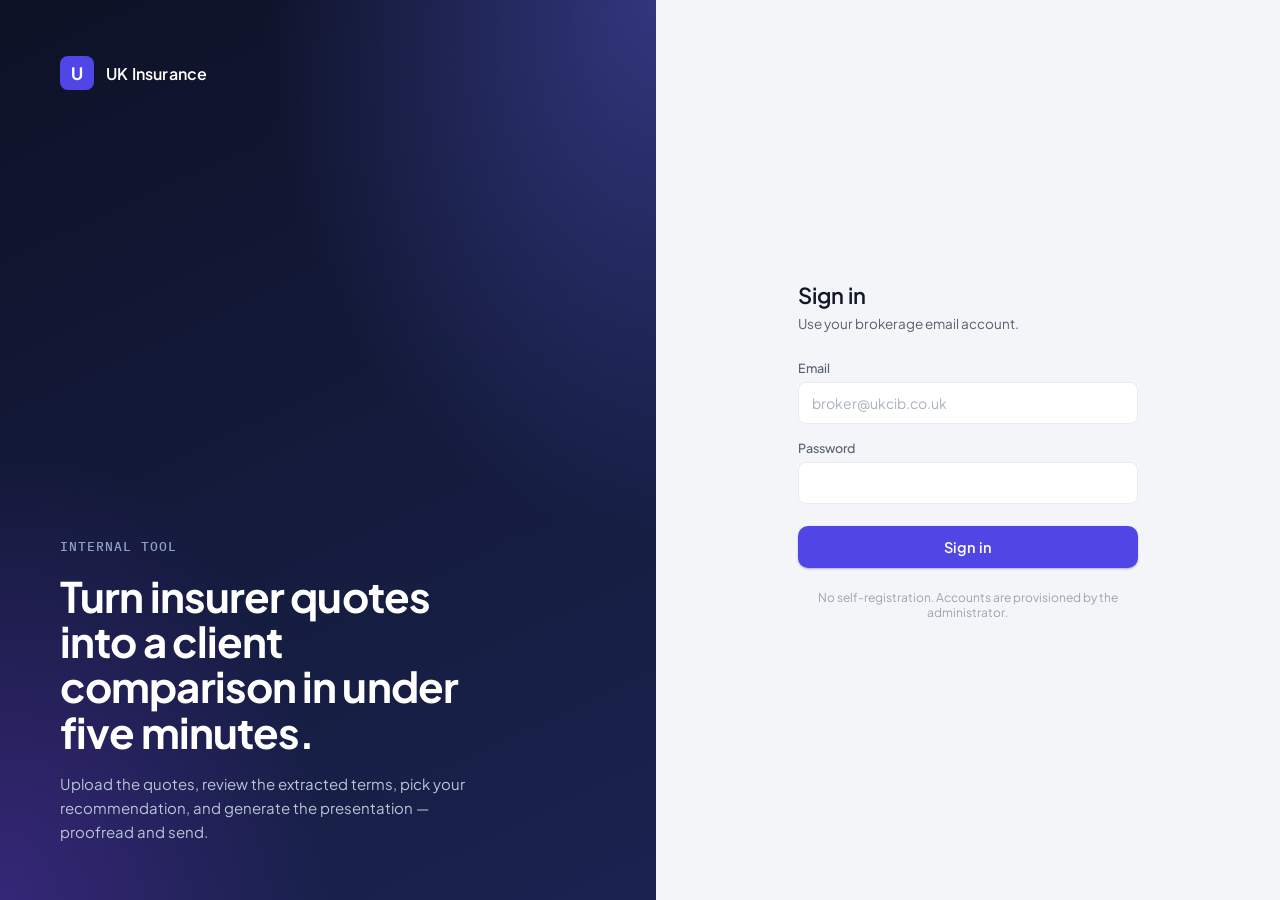
<file: static/index.html>
<!DOCTYPE html>
<html lang="en">
<head>
<meta charset="utf-8">
<meta name="viewport" content="width=device-width, initial-scale=1">
<title>UK Insurance — Quote Comparison Tool</title>
<link rel="preconnect" href="https://fonts.googleapis.com">
<link rel="preconnect" href="https://fonts.gstatic.com" crossorigin>
<link href="https://fonts.googleapis.com/css2?family=Plus+Jakarta+Sans:wght@400;500;600;700;800&family=IBM+Plex+Mono:wght@400;500&display=swap" rel="stylesheet">
<link rel="stylesheet" href="/static/styles.css">
</head>
<body>
<div id="app"></div>
<script src="/static/app.js"></script>
</body>
</html>
</file>
<file: static/styles.css>
/* ── Theme tokens — copied from the approved wireframe ─────────────── */
:root {
  --bg: #f4f5f8;
  --surface: #ffffff;
  --panel: #fafbfc;
  --ink: #0f1729;
  --ink2: #556072;
  --ink3: #9aa4b2;
  --line: #e8ebf0;
  --line2: #f0f2f5;
  --accent: #4f46e5;
  --accent-hover: #4338ca;
  --accent-soft: #eef0fe;
  --ok: #0f9d6b;
  --ok-soft: #e6f6ee;
  --warn: #b45309;
  --warn-soft: #fdf1e3;
  --set: #7c3aed;
  --set-soft: #f3edff;
  --rec: #eef0fe;
  --sh-sm: 0 1px 3px rgba(16,24,40,.05), 0 4px 14px rgba(16,24,40,.04);
  --sh: 0 6px 20px rgba(16,24,40,.07);
  --sh-lg: 0 16px 40px rgba(16,24,40,.12);
}

* { box-sizing: border-box; }
body {
  margin: 0;
  font-family: 'Plus Jakarta Sans', system-ui, sans-serif;
  min-height: 100vh;
  background: var(--bg);
  color: var(--ink);
  -webkit-font-smoothing: antialiased;
}
input, textarea, select, button { font-family: inherit; }
::selection { background: #e0e0fe; }
input::placeholder, textarea::placeholder { color: #aab2bf; }
a { color: var(--accent); text-decoration: none; }
a:hover { text-decoration: underline; }
input:focus, textarea:focus, select:focus { outline: none; }
button { transition: background .16s ease, box-shadow .16s ease, transform .08s ease; }
button:active { transform: translateY(1px); }
input, textarea, select { transition: border-color .16s ease, box-shadow .16s ease; }
@keyframes qcfade { from { opacity: 0; transform: translateY(8px); } to { opacity: 1; transform: none; } }
@keyframes qcspin { to { transform: rotate(360deg); } }

.mono { font-family: 'IBM Plex Mono', monospace; }
.fade { animation: qcfade .25s ease; }

/* ── Buttons ───────────────────────────────────────────────────────── */
.btn { display: inline-flex; align-items: center; justify-content: center; gap: 8px;
  border-radius: 10px; font-weight: 600; font-size: 14px; cursor: pointer; border: none; }
.btn-primary { padding: 11px 20px; background: var(--accent); color: #fff;
  box-shadow: 0 1px 2px rgba(79,70,229,.4); }
.btn-primary:hover { background: var(--accent-hover); }
.btn-secondary { padding: 11px 18px; background: var(--surface); color: var(--ink);
  border: 1px solid var(--line); box-shadow: var(--sh-sm); }
.btn-soft { padding: 8px 14px; background: var(--accent-soft); color: var(--accent);
  border: none; border-radius: 8px; font-weight: 600; font-size: 13px; cursor: pointer; }
.btn[disabled] { cursor: not-allowed; }

/* ── Cards, inputs ─────────────────────────────────────────────────── */
.card { background: var(--surface); border: 1px solid var(--line); border-radius: 14px;
  box-shadow: var(--sh-sm); }
.field-label { display: block; font-size: 12.5px; font-weight: 500; color: var(--ink2);
  margin-bottom: 6px; }
.input { width: 100%; padding: 10px 12px; border: 1px solid var(--line); border-radius: 8px;
  font-size: 14px; color: var(--ink); background: var(--surface); }
.input:focus { border-color: var(--accent); box-shadow: 0 0 0 3px var(--accent-soft); }
.textarea { width: 100%; border: 1px solid var(--line); border-radius: 8px; padding: 10px 12px;
  font-size: 13.5px; color: var(--ink); resize: vertical; line-height: 1.55; }
.textarea:focus { border-color: var(--accent); box-shadow: 0 0 0 3px var(--accent-soft); }

/* ── Login ─────────────────────────────────────────────────────────── */
.login-grid { min-height: 100vh; display: grid; grid-template-columns: 1.05fr 1fr; }
.login-hero {
  background:
    radial-gradient(115% 115% at 100% 0%, rgba(99,102,241,.40), transparent 52%),
    radial-gradient(105% 105% at 0% 100%, rgba(124,58,237,.30), transparent 48%),
    linear-gradient(155deg, #0d1226, #1a2350);
  color: #fff; padding: 56px 60px; display: flex; flex-direction: column;
  justify-content: space-between; }
.logo-mark { border-radius: 8px; background: var(--accent); display: grid;
  place-items: center; font-weight: 700; color: #fff; }

/* ── Topbar ────────────────────────────────────────────────────────── */
.topbar { height: 60px; flex: none; background: rgba(255,255,255,.82);
  backdrop-filter: saturate(180%) blur(12px); -webkit-backdrop-filter: saturate(180%) blur(12px);
  border-bottom: 1px solid var(--line); display: flex; align-items: center;
  justify-content: space-between; padding: 0 24px; position: sticky; top: 0; z-index: 20; }

/* ── Tables ────────────────────────────────────────────────────────── */
.grid-table { border-collapse: collapse; width: 100%; min-width: 720px; }
.grid-table th.colhead-label { text-align: left; padding: 13px 16px; font-size: 11px;
  font-family: 'IBM Plex Mono', monospace; letter-spacing: .5px; text-transform: uppercase;
  color: var(--ink3); background: var(--panel); border-bottom: 1px solid var(--line);
  position: sticky; left: 0; z-index: 2; min-width: 200px; }
.grid-table tbody tr:hover { background: var(--panel); }
.cell-input { border: none; background: transparent; font-size: 13px; color: var(--ink);
  width: 100%; padding: 6px 4px; border-radius: 6px; }
.cell-input:focus { background: #fff; box-shadow: 0 0 0 2px var(--accent); }
.head-input { border: none; background: transparent; font-size: 14px; font-weight: 600;
  width: 100%; min-width: 0; padding: 2px 0; }
.head-input:focus { background: #fff; box-shadow: 0 0 0 2px var(--accent);
  border-radius: 5px; padding: 2px 5px; }

/* ── Chips / badges ────────────────────────────────────────────────── */
.status-pill { display: inline-flex; align-items: center; gap: 6px; font-size: 12px;
  font-weight: 500; padding: 4px 11px; border-radius: 20px; }
.src-chip { flex: none; font: 500 10px 'IBM Plex Mono', monospace; color: var(--accent);
  cursor: pointer; opacity: .75; background: none; border: none; padding: 0; }
.src-chip:hover { opacity: 1; text-decoration: underline; }

.spin { display: inline-block; width: 12px; height: 12px; border: 2px solid currentColor;
  border-top-color: transparent; border-radius: 50%; animation: qcspin .8s linear infinite; }

/* ── Modal ─────────────────────────────────────────────────────────── */
.modal-overlay { position: fixed; inset: 0; background: rgba(20,28,44,.5); z-index: 60;
  display: grid; place-items: center; padding: 30px; animation: qcfade .15s ease; }

/* ── Print: only the export preview ────────────────────────────────── */
@media print {
  body, #app, #app > div, #app main { overflow: visible !important; height: auto !important; }
  body * { visibility: hidden; }
  #export-preview, #export-preview * { visibility: visible; }
  #export-preview { position: absolute; left: 0; top: 0; width: 100%; }
}
</file>
